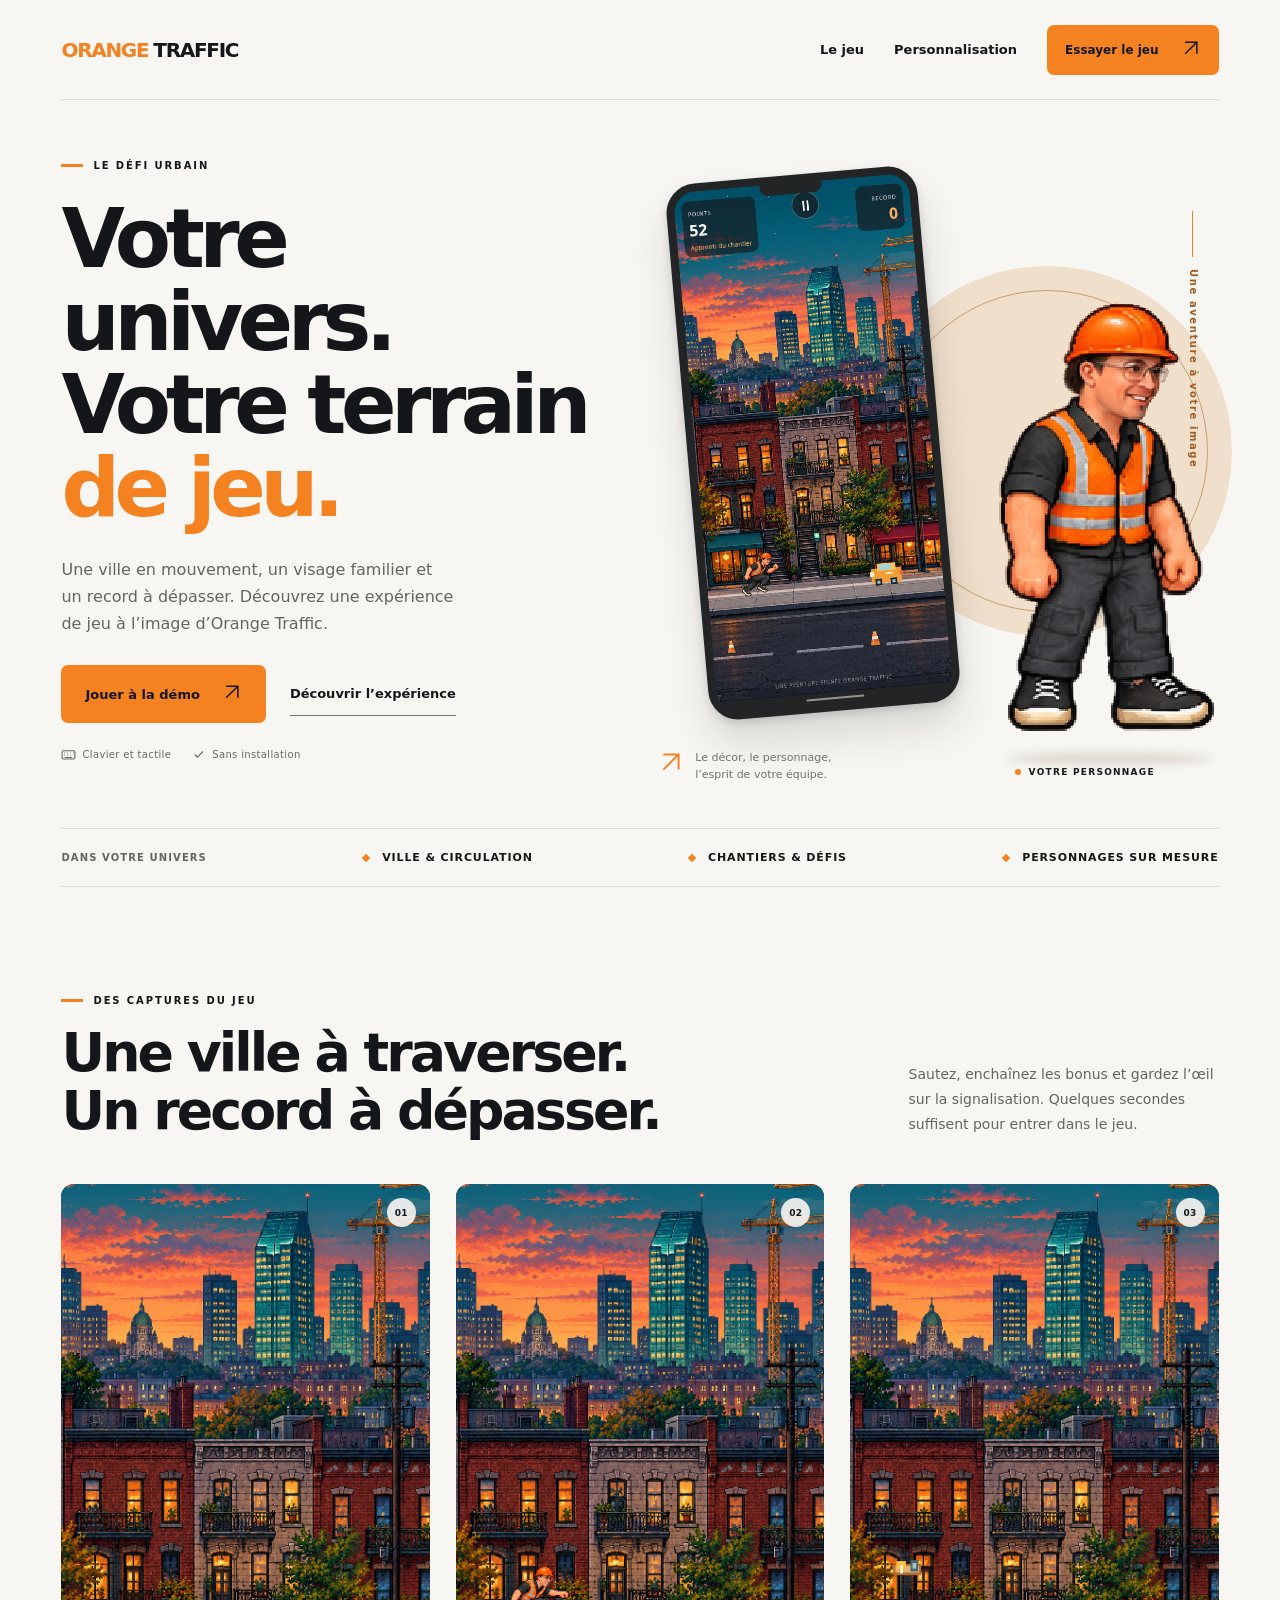
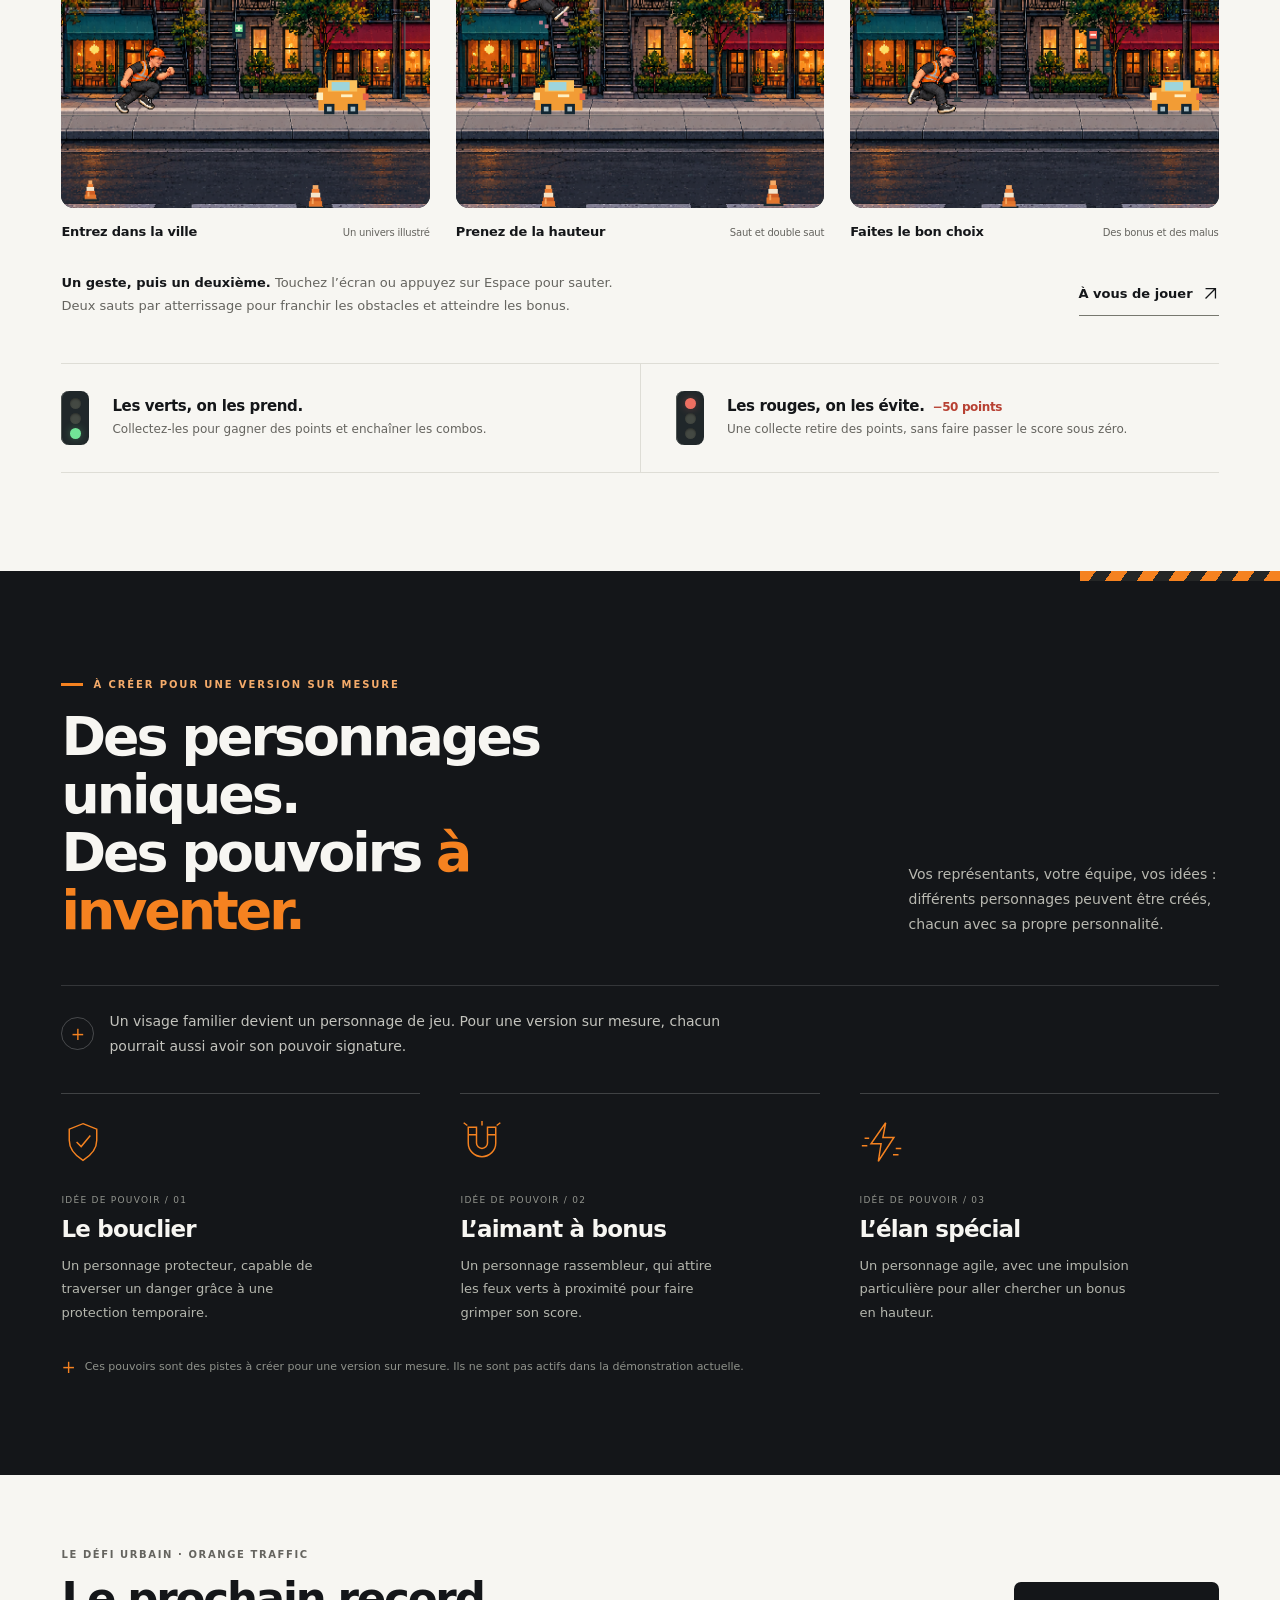
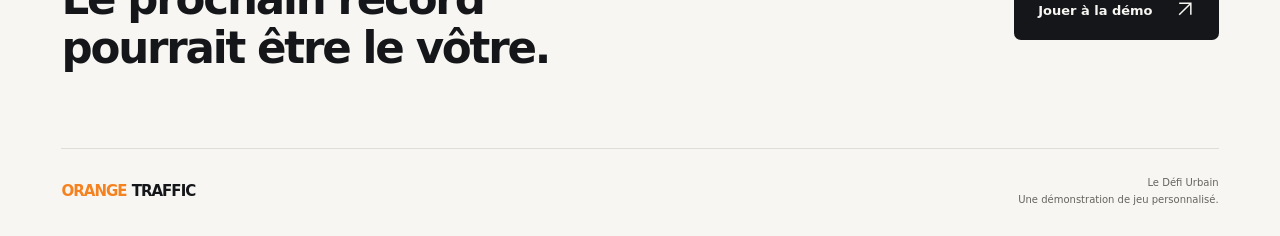
<file: index.html>
<!doctype html>
<html lang="fr">
<head><meta http-equiv="Content-Security-Policy" content="default-src 'none'; script-src 'unsafe-inline'; style-src 'unsafe-inline'; img-src 'self' data:; connect-src 'none'; object-src 'none'; base-uri 'none'; form-action 'none'">
  <meta charset="utf-8">
  <meta name="viewport" content="width=device-width,initial-scale=1">
  <meta name="theme-color" content="#f7f6f2">
  <meta name="description" content="Découvrez Le Défi Urbain : un jeu Orange Traffic, des personnages à votre image et des possibilités de personnalisation pour vos événements.">
  <title>Le Défi Urbain — Orange Traffic</title>
  <style>
    :root{--orange:#f58220;--ink:#141619;--paper:#f7f6f2;--muted:#65645f;--line:#deddd6;--green:#17804d;--red:#b74032}
    *{box-sizing:border-box}html{scroll-behavior:smooth;scroll-padding-top:28px}body{margin:0;background:var(--paper);color:var(--ink);font-family:"Avenir Next",Avenir,system-ui,sans-serif;-webkit-font-smoothing:antialiased;overflow-x:hidden}a{color:inherit}img,canvas{display:block;max-width:100%}button,a{-webkit-tap-highlight-color:transparent}a:focus-visible{outline:3px solid var(--orange);outline-offset:5px}::selection{background:#f5822055}.wrap{max-width:1280px;margin:auto;padding:0 clamp(22px,4.8vw,70px)}.skip{position:absolute;top:12px;left:12px;padding:12px;background:var(--ink);color:white;z-index:20;transform:translateY(-150%)}.skip:focus{transform:none}
    .topbar{height:100px;display:flex;align-items:center;justify-content:space-between;gap:24px;border-bottom:1px solid var(--line)}.wordmark{text-decoration:none;font-size:20px;font-weight:900;letter-spacing:-.065em;white-space:nowrap}.wordmark span{color:var(--orange);margin-right:5px}.navigation{display:flex;align-items:center;gap:30px}.navigation>a:not(.button){font-size:13px;text-decoration:none;font-weight:650}.navigation>a:not(.button):hover{text-decoration:underline;text-underline-offset:5px}.button{display:inline-flex;align-items:center;justify-content:center;gap:22px;min-height:54px;padding:16px 23px;border:1px solid transparent;border-radius:7px;background:var(--orange);text-decoration:none;font-size:13px;font-weight:800;transition:background .18s,transform .18s}.button:hover{background:#e97615;transform:translateY(-2px)}.button .arrow{font-size:21px;font-weight:500;line-height:1}.button.small{min-height:44px;padding:12px 17px;font-size:12px}.button.dark{background:var(--ink);color:var(--paper)}.button.dark:hover{background:#343536}.text-link{display:inline-flex;min-height:44px;align-items:center;font-size:13px;font-weight:750;text-decoration:none;border-bottom:1px solid #77786f}.text-link:hover{border-color:var(--orange);color:#b94f06}
    .hero{display:grid;grid-template-columns:1fr 1.04fr;align-items:center;gap:24px;min-height:720px;padding-top:36px;padding-bottom:42px}.eyebrow{font-size:10px;font-weight:850;letter-spacing:.19em;text-transform:uppercase;display:flex;align-items:center;gap:10px;margin:0 0 26px}.eyebrow::before{content:"";width:22px;height:3px;background:var(--orange)}h1{font-size:clamp(54px,6.4vw,86px);line-height:1.015;letter-spacing:-.067em;margin:0 0 26px;font-weight:850}h1 em{font-style:normal;color:var(--orange)}.hero-copy>p:not(.eyebrow){font-size:16px;color:var(--muted);line-height:1.7;max-width:395px;margin:0 0 28px}.hero-actions{display:flex;align-items:center;gap:24px;flex-wrap:wrap}.platforms{display:flex;gap:20px;align-items:center;font-size:10px;color:#6a6963;letter-spacing:.035em;margin-top:24px}.platforms span{display:flex;align-items:center;gap:6px}.platforms svg{width:15px;height:15px;fill:none;stroke:currentColor;stroke-width:1.5}
    .hero-stage{position:relative;min-width:0;height:650px}.stage-disc{position:absolute;width:370px;height:370px;border-radius:50%;background:#f0dfcb;top:130px;right:-13px}.stage-disc::after{content:"";position:absolute;inset:24px;border:1px solid #c79d72;border-radius:50%}.stage-marker{position:absolute;right:20px;top:75px;font-size:10px;font-weight:750;letter-spacing:.16em;writing-mode:vertical-rl;color:#9f5e25}.stage-marker::before{content:"";display:inline-block;width:1px;height:46px;background:var(--orange);margin-bottom:12px}.phone{position:absolute;top:38px;left:8%;width:252px;border:8px solid #222426;border-radius:30px;overflow:hidden;transform:rotate(-5deg);background:#222426;box-shadow:0 24px 40px #171a1d24,0 4px 9px #171a1d22}.phone::after{content:"";position:absolute;left:37%;right:37%;top:0;height:11px;background:#222426;border-radius:0 0 8px 8px}.phone img{width:100%;height:auto;aspect-ratio:390/844;object-fit:cover}.phone-bottom{height:11px;position:relative}.phone-bottom::before{content:"";position:absolute;width:58px;height:2px;border-radius:2px;background:#92948d;top:5px;left:calc(50% - 29px)}.character-wrap{position:absolute;bottom:9px;right:-22px;width:270px;height:485px;pointer-events:none}.character-wrap::after{content:"";position:absolute;bottom:12px;left:35px;right:30px;height:13px;background:#b0a18c55;border-radius:50%;filter:blur(4px);z-index:0}.character-wrap canvas{position:relative;z-index:1;width:270px;height:450px;image-rendering:pixelated}.character-label{position:absolute;bottom:0;left:44px;right:8px;font-size:9px;letter-spacing:.14em;font-weight:800;text-transform:uppercase;display:flex;align-items:center;gap:8px}.character-label::before{content:"";width:6px;height:6px;background:var(--orange);border-radius:50%}.stage-note{position:absolute;left:3%;bottom:3px;width:180px;display:flex;gap:11px;font-size:11px;line-height:1.55;color:#72716a}.stage-note::before{content:"↗";color:var(--orange);font-size:32px;line-height:1}
    .ticker{border-block:1px solid var(--line);padding:22px 0;display:flex;gap:24px;align-items:center;justify-content:space-between;font-size:11px;font-weight:750;letter-spacing:.08em;text-transform:uppercase}.ticker span{display:flex;align-items:center;gap:13px}.ticker i{height:6px;width:6px;display:block;background:var(--orange);transform:rotate(45deg)}.ticker .ticker-title{font-size:10px;color:var(--muted);font-weight:550;letter-spacing:.11em}
    .section{padding-top:108px;padding-bottom:98px}.section-head{display:flex;align-items:flex-end;justify-content:space-between;gap:40px;margin-bottom:44px}.section h2{font-size:clamp(34px,4.2vw,56px);line-height:1.08;letter-spacing:-.055em;font-weight:800;margin:0;max-width:640px}.section-head .eyebrow{margin-bottom:18px}.section-head>p{margin:0 0 3px;max-width:310px;font-size:14px;line-height:1.8;color:var(--muted)}.gallery{display:grid;grid-template-columns:repeat(3,1fr);gap:26px}.game-shot{margin:0;min-width:0}.shot-window{overflow:hidden;background:#1a2527;border-radius:13px;position:relative;aspect-ratio:390/660}.shot-window img{width:100%;height:100%;object-fit:cover;object-position:50% 62%}.shot-index{position:absolute;top:14px;right:14px;width:29px;height:29px;border-radius:50%;display:grid;place-items:center;background:#f7f6f2e8;color:var(--ink);font-size:9px;font-weight:800;letter-spacing:.03em}.game-shot figcaption{display:flex;align-items:baseline;justify-content:space-between;gap:12px;padding-top:16px;font-size:13px;font-weight:800;letter-spacing:-.015em}.game-shot figcaption small{font-size:10px;font-weight:500;color:var(--muted);white-space:nowrap}.game-intro{display:flex;align-items:center;justify-content:space-between;gap:30px;padding-top:32px}.game-intro p{margin:0;max-width:580px;color:var(--muted);font-size:13px;line-height:1.8}.game-intro strong{color:var(--ink);font-weight:750}
    .rules{display:grid;grid-template-columns:1fr 1fr;gap:0;margin-top:46px;border-top:1px solid var(--line);border-bottom:1px solid var(--line)}.rule{display:flex;align-items:center;gap:23px;padding:27px 24px 27px 0}.rule+ .rule{padding-left:35px;border-left:1px solid var(--line)}.signal{flex:0 0 28px;height:54px;border-radius:8px;background:#20272a;display:flex;flex-direction:column;justify-content:center;align-items:center;gap:4px;box-shadow:inset 1px 0 #4f5553}.signal i{width:11px;height:11px;border-radius:50%;background:#444943;box-shadow:inset 0 1px 2px #1117}.signal.green i:last-child{background:#72e497;box-shadow:0 0 9px #72e49755}.signal.red i:first-child{background:#ee7062;box-shadow:0 0 9px #ee706255}.rule h3{margin:0 0 5px;font-size:15px;letter-spacing:-.025em}.rule h3 span{font-size:12px;font-weight:700;margin-left:8px;color:var(--red)}.rule p{margin:0;font-size:12px;line-height:1.6;color:var(--muted)}
    .custom{background:var(--ink);color:var(--paper);position:relative;overflow:hidden}.custom::before{content:"";position:absolute;top:0;right:0;width:200px;height:10px;background:repeating-linear-gradient(125deg,#f58220 0 13px,#242626 13px 26px)}.custom .section-head>p{color:#b9b9b1}.custom .eyebrow{color:#f5ab6a}.custom .section-head h2{max-width:640px}.custom h2 em{color:var(--orange);font-style:normal}.custom-intro{display:flex;align-items:center;gap:15px;padding:23px 0 34px;border-top:1px solid #ffffff23}.custom-intro>span{flex:none;width:33px;height:33px;display:grid;place-items:center;border:1px solid #ffffff38;border-radius:50%;color:var(--orange);font-size:17px}.custom-intro p{max-width:670px;margin:0;color:#c3c3bd;font-size:14px;line-height:1.8}.powers{display:grid;grid-template-columns:repeat(3,1fr);gap:40px}.power{border-top:1px solid #ffffff30;padding-top:26px}.power>svg{width:44px;height:44px;stroke:var(--orange);stroke-width:1.6;fill:none;margin-bottom:27px}.power .power-number{font-size:9px;letter-spacing:.14em;color:#94968f;margin-bottom:11px}.power h3{font-size:23px;letter-spacing:-.035em;margin:0 0 12px;font-weight:750}.power p{margin:0;font-size:13px;line-height:1.8;color:#b5b7ae;max-width:270px}.power-note{font-size:11px;color:#8f928b;margin:34px 0 0;display:flex;gap:9px;align-items:flex-start;line-height:1.7}.power-note::before{content:"+";color:var(--orange);font-size:17px;line-height:1.1}
    .closing{padding-top:74px;padding-bottom:76px;display:flex;align-items:center;justify-content:space-between;gap:35px}.closing p{font-size:10px;letter-spacing:.16em;color:var(--muted);font-weight:800;text-transform:uppercase;margin:0 0 15px}.closing h2{font-size:clamp(32px,3.4vw,45px);line-height:1.12;letter-spacing:-.05em;margin:0;font-weight:800}.footer{border-top:1px solid var(--line);padding-top:25px;padding-bottom:28px;display:flex;align-items:center;justify-content:space-between;gap:22px}.footer .wordmark{font-size:15px}.footer p{font-size:10px;line-height:1.7;margin:0;color:var(--muted);text-align:right}
    @media(min-width:1400px){.hero-stage{margin-left:15px}.hero{gap:45px}}
    @media(max-width:1050px){.wrap{padding-inline:32px}.navigation{gap:20px}.hero{grid-template-columns:1fr 1fr;gap:4px;min-height:660px}.hero h1{font-size:64px}.hero-stage{height:590px}.phone{width:225px;left:0;top:43px}.stage-disc{width:300px;height:300px;right:-6px;top:150px}.character-wrap{width:230px;height:426px;right:-30px;bottom:4px}.character-wrap canvas{width:230px;height:390px}.stage-note{left:0;bottom:2px;font-size:10px;max-width:150px}.character-label{font-size:8px;left:28px}.gallery{gap:20px}.section-head>p{max-width:270px}.powers{gap:26px}.hero-actions{gap:18px}.button{gap:18px;padding-inline:20px}}
    @media(max-width:760px){.wrap{padding-inline:24px}.topbar{height:80px;gap:14px}.wordmark{font-size:18px}.navigation>a:not(.button){display:none}.button.small{min-height:43px;padding:11px 14px}.hero{display:flex;flex-direction:column;align-items:stretch;padding-top:43px;padding-bottom:35px;gap:8px}.hero h1{font-size:clamp(50px,9.6vw,70px);max-width:540px;margin-bottom:22px}.hero .eyebrow{margin-bottom:23px}.hero-copy>p:not(.eyebrow){max-width:410px;font-size:14px;line-height:1.75;margin-bottom:22px}.hero-actions{gap:23px}.platforms{margin-top:21px;font-size:10px}.hero-stage{height:585px;width:min(100%,480px);align-self:center;margin-top:12px}.phone{left:calc(50% - 164px);top:30px;width:232px}.stage-disc{right:0;top:140px;width:315px;height:315px}.character-wrap{right:-10px;width:245px;height:445px;bottom:0}.character-wrap canvas{width:245px;height:408px}.stage-marker{right:10px;top:47px;font-size:9px}.stage-note{left:3%;bottom:0;max-width:150px}.character-label{left:39px;font-size:8px}.ticker{flex-wrap:wrap;justify-content:flex-start;gap:17px 22px;padding-block:20px;font-size:9px}.ticker .ticker-title{width:100%;font-size:9px}.ticker span{gap:9px}.section{padding-top:71px;padding-bottom:68px}.section-head{display:block;margin-bottom:30px}.section h2{font-size:39px;max-width:500px}.section-head .eyebrow{margin-bottom:18px}.section-head>p{max-width:430px;margin-top:20px;font-size:13px;line-height:1.8}.gallery{gap:12px}.shot-window{border-radius:8px;aspect-ratio:390/740}.shot-index{top:8px;right:7px;width:22px;height:22px;font-size:8px}.game-shot figcaption{font-size:11px;line-height:1.4;display:block;padding-top:12px}.game-shot figcaption small{display:block;font-size:9px;line-height:1.6;margin-top:3px;white-space:normal}.game-intro{display:block;padding-top:27px}.game-intro p{font-size:12px}.game-intro .text-link{margin-top:13px}.rules{margin-top:26px}.rule{align-items:flex-start;gap:14px;padding:23px 16px 23px 0}.rule+ .rule{padding-left:18px}.signal{flex-basis:25px;height:51px}.rule h3{font-size:13px;line-height:1.4}.rule h3 span{display:block;margin:4px 0 0;font-size:11px}.rule p{font-size:11px}.custom .section-head h2{max-width:530px}.custom-intro{align-items:flex-start;padding-bottom:29px}.custom-intro p{font-size:13px}.powers{grid-template-columns:1fr;gap:27px}.power{display:grid;grid-template-columns:48px 1fr;column-gap:17px;padding-top:24px}.power>svg{grid-column:1;grid-row:1/4;width:37px;height:37px;margin-top:3px}.power .power-number{grid-column:2;margin-bottom:7px}.power h3{grid-column:2;font-size:22px;margin-bottom:9px}.power p{grid-column:2;max-width:470px;font-size:12px}.power-note{font-size:10px;margin-top:28px}.closing{display:block;padding-top:54px;padding-bottom:57px}.closing h2{font-size:35px;max-width:450px}.closing .button{margin-top:27px}.footer{padding-block:23px;align-items:flex-start}.footer .wordmark{font-size:13px}.footer p{font-size:9px;max-width:170px}}
    @media(max-width:380px){.wrap{padding-inline:20px}.topbar .wordmark{font-size:16px}.button.small{font-size:11px;padding-inline:12px;gap:10px}.hero h1{font-size:49px}.hero-actions{gap:16px}.hero-actions .button{padding-inline:18px;gap:17px;font-size:12px}.hero-actions .text-link{font-size:12px}.hero-stage{height:520px}.phone{left:0;top:32px;width:207px}.stage-disc{width:266px;height:266px;right:-15px;top:132px}.character-wrap{right:-27px;bottom:0;width:215px;height:385px}.character-wrap canvas{width:215px;height:350px}.character-label{font-size:7px;left:31px}.stage-note{font-size:9px;width:127px;left:0}.stage-marker{right:1px;top:31px;font-size:8px}.ticker{gap:14px;font-size:8px}.gallery{gap:9px}.game-shot figcaption{font-size:10px}.game-shot figcaption small{font-size:8px}.shot-index{width:18px;height:18px;top:6px;right:5px;font-size:7px}.section h2{font-size:35px}.rule{gap:10px}.rule+ .rule{padding-left:12px}.rule h3{font-size:12px}.rule p{font-size:10px}.closing h2{font-size:32px}}
    @media(prefers-reduced-motion:reduce){html{scroll-behavior:auto}.button{transition:none}.button:hover{transform:none}}

    .button .arrow svg{width:20px;height:20px}.text-link svg{width:17px;height:17px;margin-left:9px}.stage-note::before{display:none}.stage-note svg{width:26px;height:26px;flex:0 0 26px;color:var(--orange)}.gallery-hint{display:none}
    @media(max-width:760px){.stage-note{display:none}.character-wrap{right:0}.gallery{display:flex;overflow-x:auto;scroll-snap-type:x mandatory;gap:15px;padding-bottom:14px;scrollbar-color:#bcb8ac transparent;scrollbar-width:thin}.game-shot{flex:0 0 86%;max-width:330px;scroll-snap-align:start}.shot-window{aspect-ratio:390/680}.game-shot figcaption{font-size:13px}.game-shot figcaption small{font-size:10px}.gallery-hint{display:block;margin:10px 0 0;font-size:10px;color:var(--muted)}.game-intro{padding-top:23px}}
    @media(max-width:380px){.character-wrap{right:0}.stage-disc{right:0}.game-shot figcaption{font-size:12px}.game-shot figcaption small{font-size:9px}}
  </style>
</head>
<body>
  <a class="skip" href="#contenu">Aller au contenu</a>
  <div class="wrap">
    <header class="topbar">
      <a class="wordmark" href="./" aria-label="Orange Traffic — accueil"><span>ORANGE</span>TRAFFIC</a>
      <nav class="navigation" aria-label="Navigation principale">
        <a href="#le-jeu">Le jeu</a>
        <a href="#personnalisation">Personnalisation</a>
        <a class="button small" href="./jeu/">Essayer le jeu <span class="arrow" aria-hidden="true"><svg viewBox="0 0 24 24" fill="none" stroke="currentColor" stroke-width="1.8" aria-hidden="true"><path d="M5 19 19 5M5 5h14v14"/></svg></span></a>
      </nav>
    </header>
    <main id="contenu">
      <section class="hero" aria-labelledby="hero-title">
        <div class="hero-copy">
          <p class="eyebrow">Le Défi Urbain</p>
          <h1 id="hero-title">Votre univers.<br>Votre terrain<br><em>de jeu.</em></h1>
          <p>Une ville en mouvement, un visage familier et un record à dépasser. Découvrez une expérience de jeu à l’image d’Orange Traffic.</p>
          <div class="hero-actions">
            <a class="button" id="play" href="./jeu/">Jouer à la démo <span class="arrow" aria-hidden="true"><svg viewBox="0 0 24 24" fill="none" stroke="currentColor" stroke-width="1.8" aria-hidden="true"><path d="M5 19 19 5M5 5h14v14"/></svg></span></a>
            <a class="text-link" href="#le-jeu">Découvrir l’expérience</a>
          </div>
          <div class="platforms" aria-label="Jouable au clavier ou au toucher, sans installation">
            <span><svg viewBox="0 0 20 20" aria-hidden="true"><rect x="1.5" y="5" width="17" height="11" rx="2"/><path d="M4 8h1m3 0h1m3 0h1m3 0h1M4 11h1m3 0h1m3 0h1M5 14h10"/></svg>Clavier et tactile</span>
            <span><svg viewBox="0 0 20 20" aria-hidden="true"><path d="m5 10 3.5 3.5L16 6"/></svg>Sans installation</span>
          </div>
        </div>
        <div class="hero-stage" aria-label="Aperçu du jeu et de son personnage personnalisé">
          <div class="stage-disc" aria-hidden="true"></div>
          <div class="stage-marker" aria-hidden="true">Une aventure à votre image</div>
          <div class="phone">
            <img src="assets/jeu-course.png?v=7d016120c3b7" width="390" height="844" alt="Capture du Défi Urbain : le personnage court dans une ville en chantier." fetchpriority="high">
            <div class="phone-bottom" aria-hidden="true"></div>
          </div>
          <div class="character-wrap">
            <canvas id="character" width="540" height="900" role="img" aria-label="Personnage personnalisé portant un casque et un gilet orange."></canvas>
            <div class="character-label">Votre personnage</div>
          </div>
          <div class="stage-note"><svg viewBox="0 0 24 24" fill="none" stroke="currentColor" stroke-width="1.8" aria-hidden="true"><path d="M5 19 19 5M5 5h14v14"/></svg><span>Le décor, le personnage, l’esprit de votre équipe.</span></div>
        </div>
      </section>
      <div class="ticker" aria-label="L’univers du jeu">
        <span class="ticker-title">Dans votre univers</span>
        <span><i aria-hidden="true"></i>Ville &amp; circulation</span>
        <span><i aria-hidden="true"></i>Chantiers &amp; défis</span>
        <span><i aria-hidden="true"></i>Personnages sur mesure</span>
      </div>
      <section class="section" id="le-jeu" aria-labelledby="game-title">
        <div class="section-head">
          <div>
            <p class="eyebrow">Des captures du jeu</p>
            <h2 id="game-title">Une ville à traverser.<br>Un record à dépasser.</h2>
          </div>
          <p>Sautez, enchaînez les bonus et gardez l’œil sur la signalisation. Quelques secondes suffisent pour entrer dans le jeu.</p>
        </div>
        <div class="gallery">
          <figure class="game-shot">
            <div class="shot-window"><img src="assets/jeu-course.png?v=7d016120c3b7" width="390" height="844" alt="Le personnage personnalisé court sur le trottoir devant les immeubles de la ville." loading="lazy"><span class="shot-index" aria-hidden="true">01</span></div>
            <figcaption>Entrez dans la ville<small>Un univers illustré</small></figcaption>
          </figure>
          <figure class="game-shot">
            <div class="shot-window"><img src="assets/jeu-saut.png?v=de720a2d3e75" width="390" height="844" alt="Le personnage franchit un obstacle du chantier avec un saut." loading="lazy"><span class="shot-index" aria-hidden="true">02</span></div>
            <figcaption>Prenez de la hauteur<small>Saut et double saut</small></figcaption>
          </figure>
          <figure class="game-shot">
            <div class="shot-window"><img src="assets/jeu-signalisation.png?v=38e4679125ea" width="390" height="844" alt="Les feux à collecter apparaissent dans le parcours urbain." loading="lazy"><span class="shot-index" aria-hidden="true">03</span></div>
            <figcaption>Faites le bon choix<small>Des bonus et des malus</small></figcaption>
          </figure>
        </div>
        <p class="gallery-hint">Faites glisser pour découvrir les captures.</p>
        <div class="game-intro">
          <p><strong>Un geste, puis un deuxième.</strong> Touchez l’écran ou appuyez sur Espace pour sauter. Deux sauts par atterrissage pour franchir les obstacles et atteindre les bonus.</p>
          <a class="text-link" href="./jeu/">À vous de jouer <svg viewBox="0 0 24 24" fill="none" stroke="currentColor" stroke-width="1.8" aria-hidden="true"><path d="M5 19 19 5M5 5h14v14"/></svg></a>
        </div>
        <div class="rules" aria-label="Les feux du jeu">
          <div class="rule">
            <div class="signal green" aria-hidden="true"><i></i><i></i><i></i></div>
            <div><h3>Les verts, on les prend.</h3><p>Collectez-les pour gagner des points et enchaîner les combos.</p></div>
          </div>
          <div class="rule">
            <div class="signal red" aria-hidden="true"><i></i><i></i><i></i></div>
            <div><h3>Les rouges, on les évite.<span>−50 points</span></h3><p>Une collecte retire des points, sans faire passer le score sous zéro.</p></div>
          </div>
        </div>
      </section>
    </main>
  </div>
  <section class="custom" id="personnalisation" aria-labelledby="custom-title">
    <div class="wrap section">
      <div class="section-head">
        <div>
          <p class="eyebrow">À créer pour une version sur mesure</p>
          <h2 id="custom-title">Des personnages uniques.<br>Des pouvoirs <em>à inventer.</em></h2>
        </div>
        <p>Vos représentants, votre équipe, vos idées : différents personnages peuvent être créés, chacun avec sa propre personnalité.</p>
      </div>
      <div class="custom-intro"><span aria-hidden="true">+</span><p>Un visage familier devient un personnage de jeu. Pour une version sur mesure, chacun pourrait aussi avoir son pouvoir signature.</p></div>
      <div class="powers" id="powers">
        <article class="power">
          <svg viewBox="0 0 48 48" aria-hidden="true"><path d="m24 4 15 6v12c0 10-7 17-15 22C16 39 9 32 9 22V10Z"/><path d="m17 24 5 5 10-12"/></svg>
          <div class="power-number">IDÉE DE POUVOIR / 01</div>
          <h3>Le bouclier</h3>
          <p>Un personnage protecteur, capable de traverser un danger grâce à une protection temporaire.</p>
        </article>
        <article class="power">
          <svg viewBox="0 0 48 48" aria-hidden="true"><path d="M9 8h9v17a6 6 0 0 0 12 0V8h9v17a15 15 0 0 1-30 0Z"/><path d="M9 16h9m12 0h9M4 3l4 3m36-3-4 3M24 1v5"/></svg>
          <div class="power-number">IDÉE DE POUVOIR / 02</div>
          <h3>L’aimant à bonus</h3>
          <p>Un personnage rassembleur, qui attire les feux verts à proximité pour faire grimper son score.</p>
        </article>
        <article class="power">
          <svg viewBox="0 0 48 48" aria-hidden="true"><path d="m28 3-16 23h11l-3 19 17-26H25Z"/><path d="M5 20h5M2 28h6m31 3h6m-9 7h6"/></svg>
          <div class="power-number">IDÉE DE POUVOIR / 03</div>
          <h3>L’élan spécial</h3>
          <p>Un personnage agile, avec une impulsion particulière pour aller chercher un bonus en hauteur.</p>
        </article>
      </div>
      <p class="power-note">Ces pouvoirs sont des pistes à créer pour une version sur mesure. Ils ne sont pas actifs dans la démonstration actuelle.</p>
    </div>
  </section>
  <div class="wrap">
    <section class="closing" aria-labelledby="closing-title">
      <div><p>Le Défi Urbain · Orange Traffic</p><h2>Le prochain record<br>pourrait être le vôtre.</h2></div>
      <a class="button dark" href="./jeu/">Jouer à la démo <span class="arrow" aria-hidden="true"><svg viewBox="0 0 24 24" fill="none" stroke="currentColor" stroke-width="1.8" aria-hidden="true"><path d="M5 19 19 5M5 5h14v14"/></svg></span></a>
    </section>
    <footer class="footer"><a class="wordmark" href="./" aria-label="Retour à l’accueil"><span>ORANGE</span>TRAFFIC</a><p>Le Défi Urbain<br>Une démonstration de jeu personnalisé.</p></footer>
  </div>
  <script>window.OrangeCharacter={"image":"worker-atlas.png","grid":{"columns":6,"rows":4},"animations":{"idle":{"frames":[6,7],"fps":2,"loop":true},"run":{"frames":[0,1,2,3,4,5],"fps":12,"loop":true},"jump":{"frames":[8,9,10,11],"fps":10,"loop":false},"doubleJump":{"frames":[12,13,14,15],"fps":13,"loop":false},"fall":{"frames":[16,17],"fps":5,"loop":false},"land":{"frames":[18,19],"fps":16,"loop":false},"collision":{"frames":[20,21,22],"fps":7,"loop":false}},"unusedFrame":23,"normalization":"Explicit full-body source rectangles, largest alpha silhouette cached independently to avoid adjacent-frame fragments; common idle scale and foot alignment. Grid is descriptive, not used to cut frames.","provenance":"Original AI-generated pixel-art atlas using the user supplied mockup and photo of Jacques. No RONA artwork used. Artistic likeness still subject to user review.","frames":[[22,4,225,253],[302,4,197,253],[528,4,219,253],[768,6,273,229],[1046,7,229,251],[1296,7,228,251],[49,252,140,283],[303,252,142,282],[538,302,205,229],[777,253,213,277],[1056,257,227,277],[1338,262,188,220],[47,535,165,213],[305,544,160,191],[553,539,171,178],[786,536,218,212],[1041,538,241,208],[1304,536,221,221],[32,796,226,200],[294,778,206,214],[519,741,253,250],[807,769,209,224],[1045,793,276,205],[1345,734,157,269]]};</script>
  <script>(()=>{const a=document.getElementById("character"),u=window.OrangeCharacter;if(!a||!u?.frames?.length)return;const x=a.getContext("2d"),o=new Image,y=new Map,c=u.animations?.idle||{frames:[6,7],fps:2},k=window.matchMedia("(prefers-reduced-motion: reduce)").matches;let C=0;function q(n,r){const[i,M,t,s]=u.frames[n],m=r.getImageData(i,M,t,s),h=m.data,g=new Uint8Array(t*s),w=new Int32Array(t*s);let I=[];for(let e=0;e<g.length;e++){if(g[e]||h[e*4+3]<=30)continue;let v=0,p=1;for(w[0]=e,g[e]=1;v<p;){const f=w[v++],E=f%t,S=Math.floor(f/t),D=[E>0?f-1:-1,E+1<t?f+1:-1,S>0?f-t:-1,S+1<s?f+t:-1];for(const l of D)l>=0&&!g[l]&&h[l*4+3]>30&&(g[l]=1,w[p++]=l)}p>I.length&&(I=Array.from(w.subarray(0,p)))}const A=new Uint8Array(t*s);for(const e of I)A[e]=1;for(let e=0;e<A.length;e++)A[e]||(h[e*4+3]=0);const d=document.createElement("canvas");d.width=t,d.height=s,d.dataset.sourceAsset=o.src,d.dataset.frame=String(n),d.getContext("2d").putImageData(m,0,0),y.set(n,d)}function b(){if(document.hidden||!y.size)return;const n=c.frames[C%c.frames.length],r=y.get(n);if(!r)return;const i=r.width,M=r.height,t=u.frames[c.frames[0]][3],s=Math.min((a.height-34)/t,(a.width-34)/i),m=i*s,h=M*s;x.clearRect(0,0,a.width,a.height),x.imageSmoothingEnabled=!1,x.drawImage(r,Math.round((a.width-m)/2),Math.round(a.height-h-20),Math.round(m),Math.round(h)),a.dataset.ready="true",a.dataset.frame=String(n),C++}o.onload=()=>{const n=document.createElement("canvas");n.width=o.naturalWidth,n.height=o.naturalHeight;const r=n.getContext("2d",{willReadFrequently:!0});r.drawImage(o,0,0);for(const i of new Set(c.frames))q(i,r);b(),!k&&c.frames.length>1&&setInterval(b,1e3/Math.max(1,c.fps||2))},o.src="assets/worker-atlas.png?v=8383ccbd1221"})();</script>
</body>
</html>
</file>
